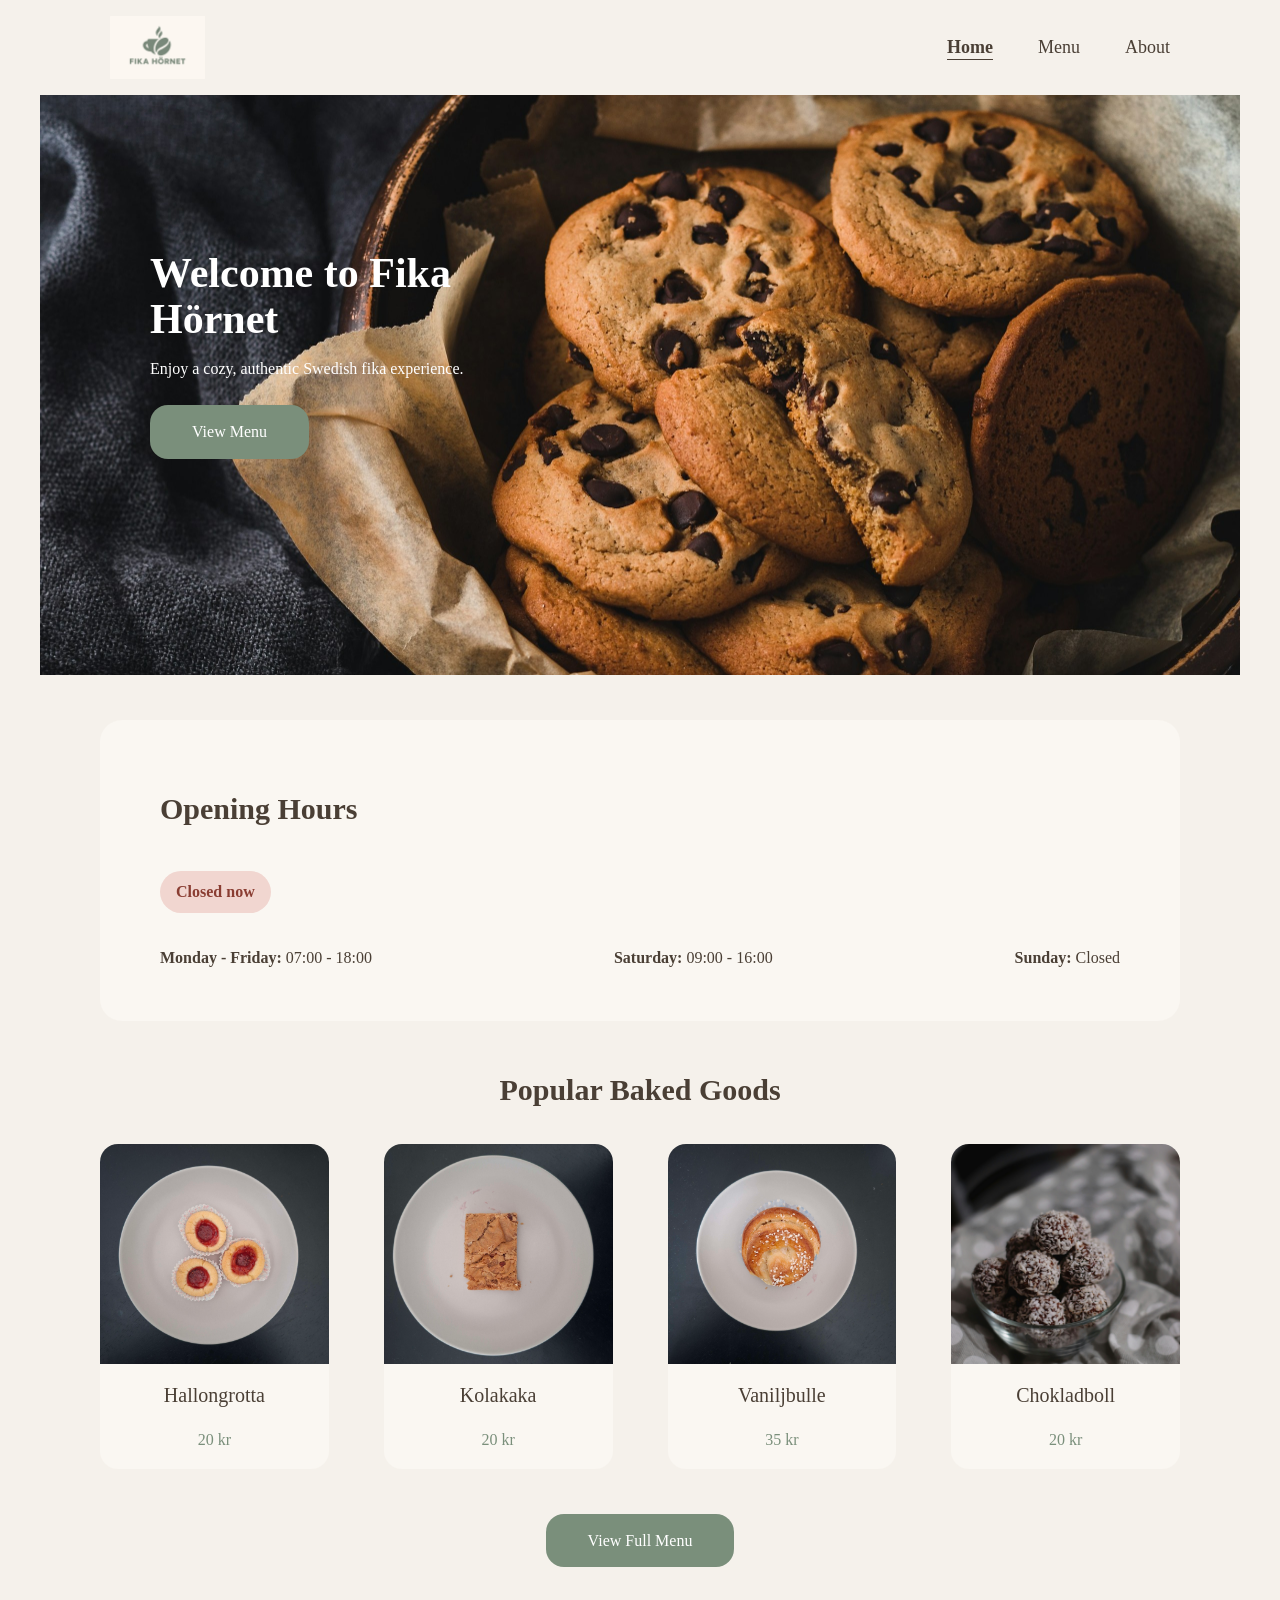
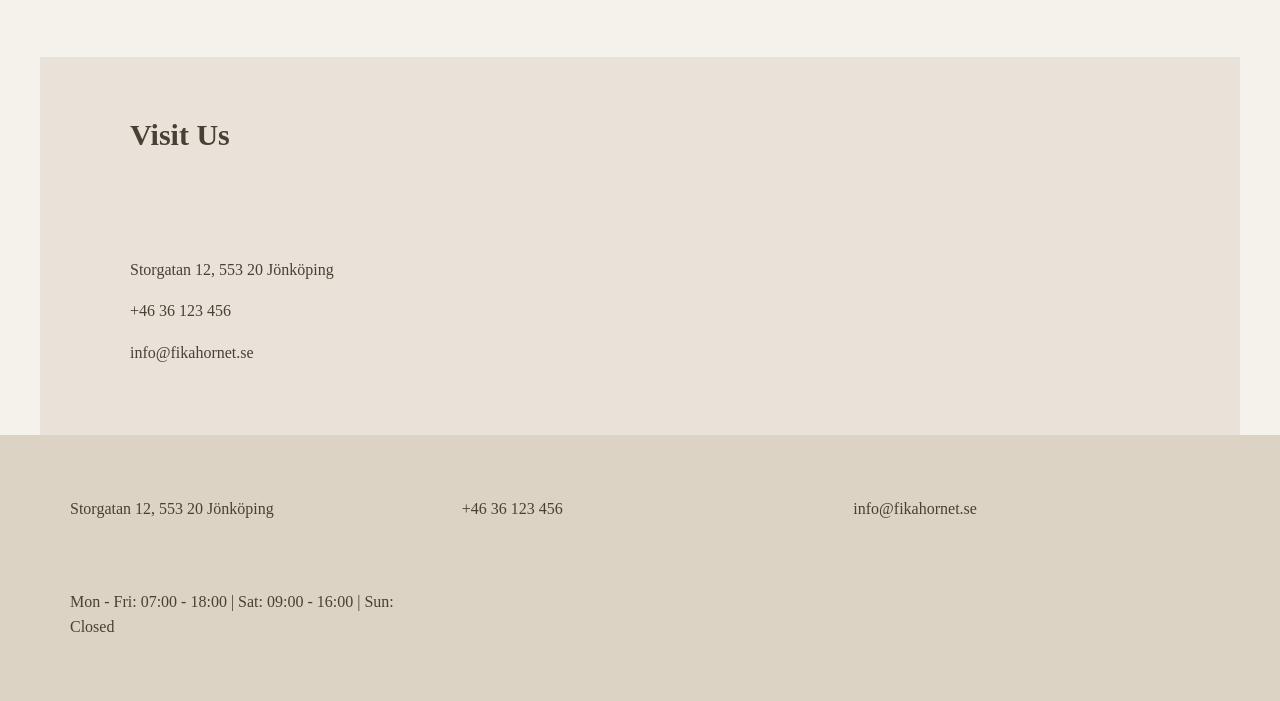
<file: index.html>
<!doctype html>
<html lang="en">
  <head>
    <meta charset="utf-8" />
    <meta name="viewport" content="width=device-width, initial-scale=1.0" />
    <title>Fika Hörnet</title>
    <link rel="stylesheet" href="web.css" />
    <script src="web.js" defer></script>
  </head>

  <body>
    <header>
      <div class="logo">
        <img src="Images/logo.jpg" alt="Fika Hörnet bakery logo" />
      </div>

      <button
        class="menu-toggle"
        aria-label="Open navigation menu"
        aria-expanded="false"
        aria-controls="main-navigation"
      >
        <span></span>
        <span></span>
        <span></span>
      </button>

      <nav class="navigation" id="main-navigation">
        <ul>
          <li><a href="index.html">Home</a></li>
          <li><a href="menu.html">Menu</a></li>
          <li><a href="about.html">About</a></li>
        </ul>
      </nav>
    </header>

    <section class="welcome">
      <img
        src="Images/kanelbulle.jpg"
        alt="Freshly baked Swedish cinnamon and cardamom buns on a counter"
      />
      <h2>Welcome to Fika Hörnet</h2>
      <p>Enjoy a cozy, authentic Swedish fika experience.</p>
      <a href="menu.html" class="button">View Menu</a>
    </section>

    <main>
      <section class="opening-hours">
        <h3>Opening Hours</h3>
        <p class="open-status" data-open-status></p>
        <ul>
          <li><strong>Monday - Friday:</strong> 07:00 - 18:00</li>
          <li><strong>Saturday:</strong> 09:00 - 16:00</li>
          <li><strong>Sunday:</strong> Closed</li>
        </ul>
      </section>

      <section class="popular-goods">
        <h3>Popular Baked Goods</h3>

        <div class="goods-grid">
          <article class="baked-good">
            <img src="Images/hallongrotta.jpg" alt="Hallongrotta cookie" />
            <h4>Hallongrotta</h4>
            <p>20 kr</p>
          </article>

          <article class="baked-good">
            <img src="Images/kolakaka.jpg" alt="Kolakaka sliced cookie" />
            <h4>Kolakaka</h4>
            <p>20 kr</p>
          </article>

          <article class="baked-good">
            <img src="Images/vaniljbulle.jpg" alt="Vaniljbulle pastry" />
            <h4>Vaniljbulle</h4>
            <p>35 kr</p>
          </article>

          <article class="baked-good">
            <img src="Images/chokladboll.jpg" alt="Chokladbollar" />
            <h4>Chokladboll</h4>
            <p>20 kr</p>
          </article>
        </div>
        <!--Every image is just referencing the hifi version since i didnt know what else to reference-->
        <!--So we keep it as is if we find the images again else we need to change the descriptions-->

        <div class="center-button">
          <a href="menu.html" class="button">View Full Menu</a>
        </div>
      </section>

      <section class="visit-us">
        <h3>Visit Us</h3>
        <address>
          <p>Storgatan 12, 553 20 Jönköping</p>
          <p>+46 36 123 456</p>
          <p>info@fikahornet.se</p>
        </address>

        <div class="map">
          <iframe
            title="Map showing the location of Fika Hörnet in Jönköping"
            src="https://www.google.com/maps/embed?pb=!1m18!1m12!1m3!1d2178.1234567890123!2d14.161234567890123!3d57.78123456789012!2m3!1f0!2f0!3f0!3m2!1i1024!2i768!4f13.1!3m3!1m2!1s0x465c1234567890ab%3A0x1234567890abcdef!2sFika%20H%C3%B6rnet%20J%C3%B6nk%C3%B6ping!5e0!3m2!1sen!2sse!4v1700000000000"
            width="600"
            height="450"
            style="border: 0"
            allowfullscreen=""
            loading="lazy"
          ></iframe>
          <!-- the ai just filled this in and it works so we keep it?-->
        </div>
      </section>
    </main>

    <footer>
      <p>Storgatan 12, 553 20 Jönköping</p>
      <p>+46 36 123 456</p>
      <p>info@fikahornet.se</p>
      <p>Mon - Fri: 07:00 - 18:00 | Sat: 09:00 - 16:00 | Sun: Closed</p>
    </footer>
  </body>
</html>
</file>
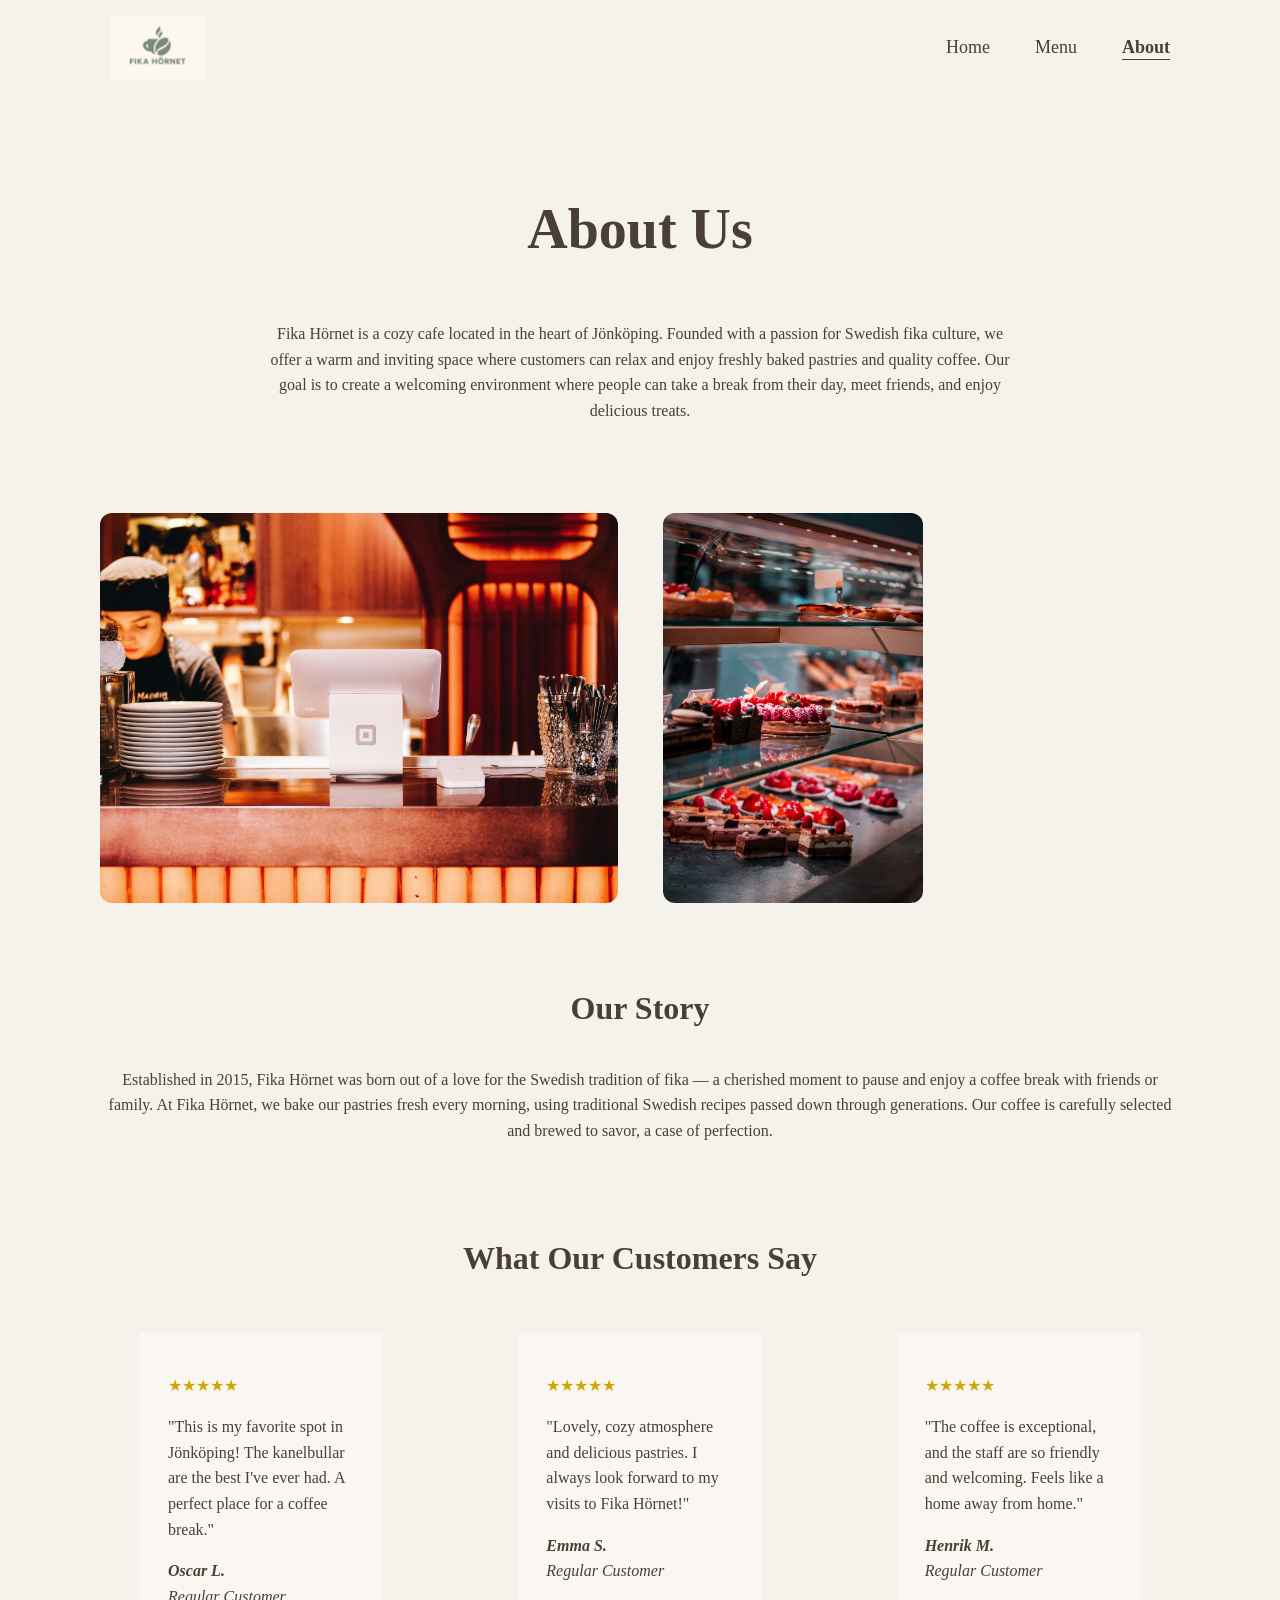
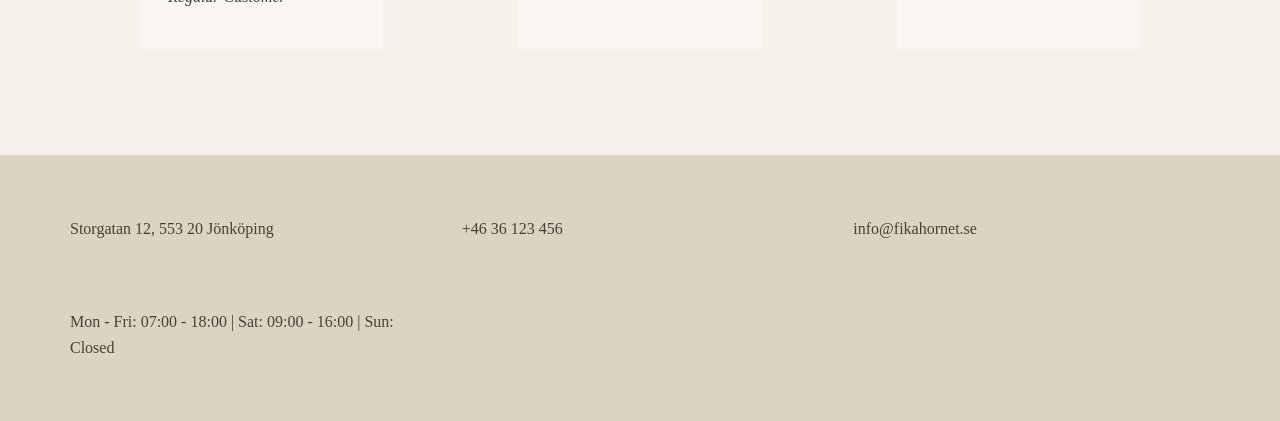
<file: about.html>
<!doctype html>
<html lang="en">
  <head>
    <meta charset="utf-8" />
    <meta name="viewport" content="width=device-width, initial-scale=1.0" />
    <title>About Us - Fika Hörnet</title>
    <link rel="stylesheet" href="web.css" />
    <script src="web.js" defer></script>
  </head>

  <body>
    <header>
      <div class="logo">
        <img src="Images/logo.jpg" alt="Fika Hörnet bakery logo" />
      </div>

      <button
        class="menu-toggle"
        aria-label="Open navigation menu"
        aria-expanded="false"
        aria-controls="main-navigation"
      >
        <span></span>
        <span></span>
        <span></span>
      </button>

      <nav class="navigation" id="main-navigation">
        <ul>
          <li><a href="index.html">Home</a></li>
          <li><a href="menu.html">Menu</a></li>
          <li><a href="about.html">About</a></li>
        </ul>
      </nav>
    </header>

    <main>
      <section class="intro">
        <h2>About Us</h2>
        <p>
          Fika Hörnet is a cozy cafe located in the heart of Jönköping. Founded
          with a passion for Swedish fika culture, we offer a warm and inviting
          space where customers can relax and enjoy freshly baked pastries and
          quality coffee. Our goal is to create a welcoming environment where
          people can take a break from their day, meet friends, and enjoy
          delicious treats.
        </p>
      </section>

      <div class="about-images">
        <img
          src="Images/counter.jpg"
          alt="The cozy service counter and espresso bar at Fika Hörnet"
        />
        <img
          src="Images/cakes.jpg"
          alt="A glass display case filled with fresh berry tarts and cakes"
        />
      </div>
      <!--This gallery of images are tied to the hifi so we should have similar images 
      else we need to change the description of it-->

      <section class="story">
        <h3>Our Story</h3>
        <p>
          Established in 2015, Fika Hörnet was born out of a love for the
          Swedish tradition of fika — a cherished moment to pause and enjoy a
          coffee break with friends or family. At Fika Hörnet, we bake our
          pastries fresh every morning, using traditional Swedish recipes passed
          down through generations. Our coffee is carefully selected and brewed
          to savor, a case of perfection.
        </p>
      </section>

      <section class="review-section">
        <h3>What Our Customers Say</h3>

        <div class="reviews-grid">
          <blockquote class="reviews">
            <div class="rating">★★★★★</div>
            <p>
              "This is my favorite spot in Jönköping! The kanelbullar are the
              best I've ever had. A perfect place for a coffee break."
            </p>
            <cite><strong>Oscar L.</strong> <br />Regular Customer</cite>
          </blockquote>

          <blockquote class="reviews">
            <div class="rating">★★★★★</div>
            <p>
              "Lovely, cozy atmosphere and delicious pastries. I always look
              forward to my visits to Fika Hörnet!"
            </p>
            <cite><strong>Emma S.</strong> <br />Regular Customer</cite>
          </blockquote>

          <blockquote class="reviews">
            <div class="rating">★★★★★</div>
            <p>
              "The coffee is exceptional, and the staff are so friendly and
              welcoming. Feels like a home away from home."
            </p>
            <cite><strong>Henrik M.</strong> <br />Regular Customer</cite>
          </blockquote>
        </div>
      </section>
    </main>

    <footer>
      <p>Storgatan 12, 553 20 Jönköping</p>
      <p>+46 36 123 456</p>
      <p>info@fikahornet.se</p>
      <p>Mon - Fri: 07:00 - 18:00 | Sat: 09:00 - 16:00 | Sun: Closed</p>
    </footer>
  </body>
</html>
</file>
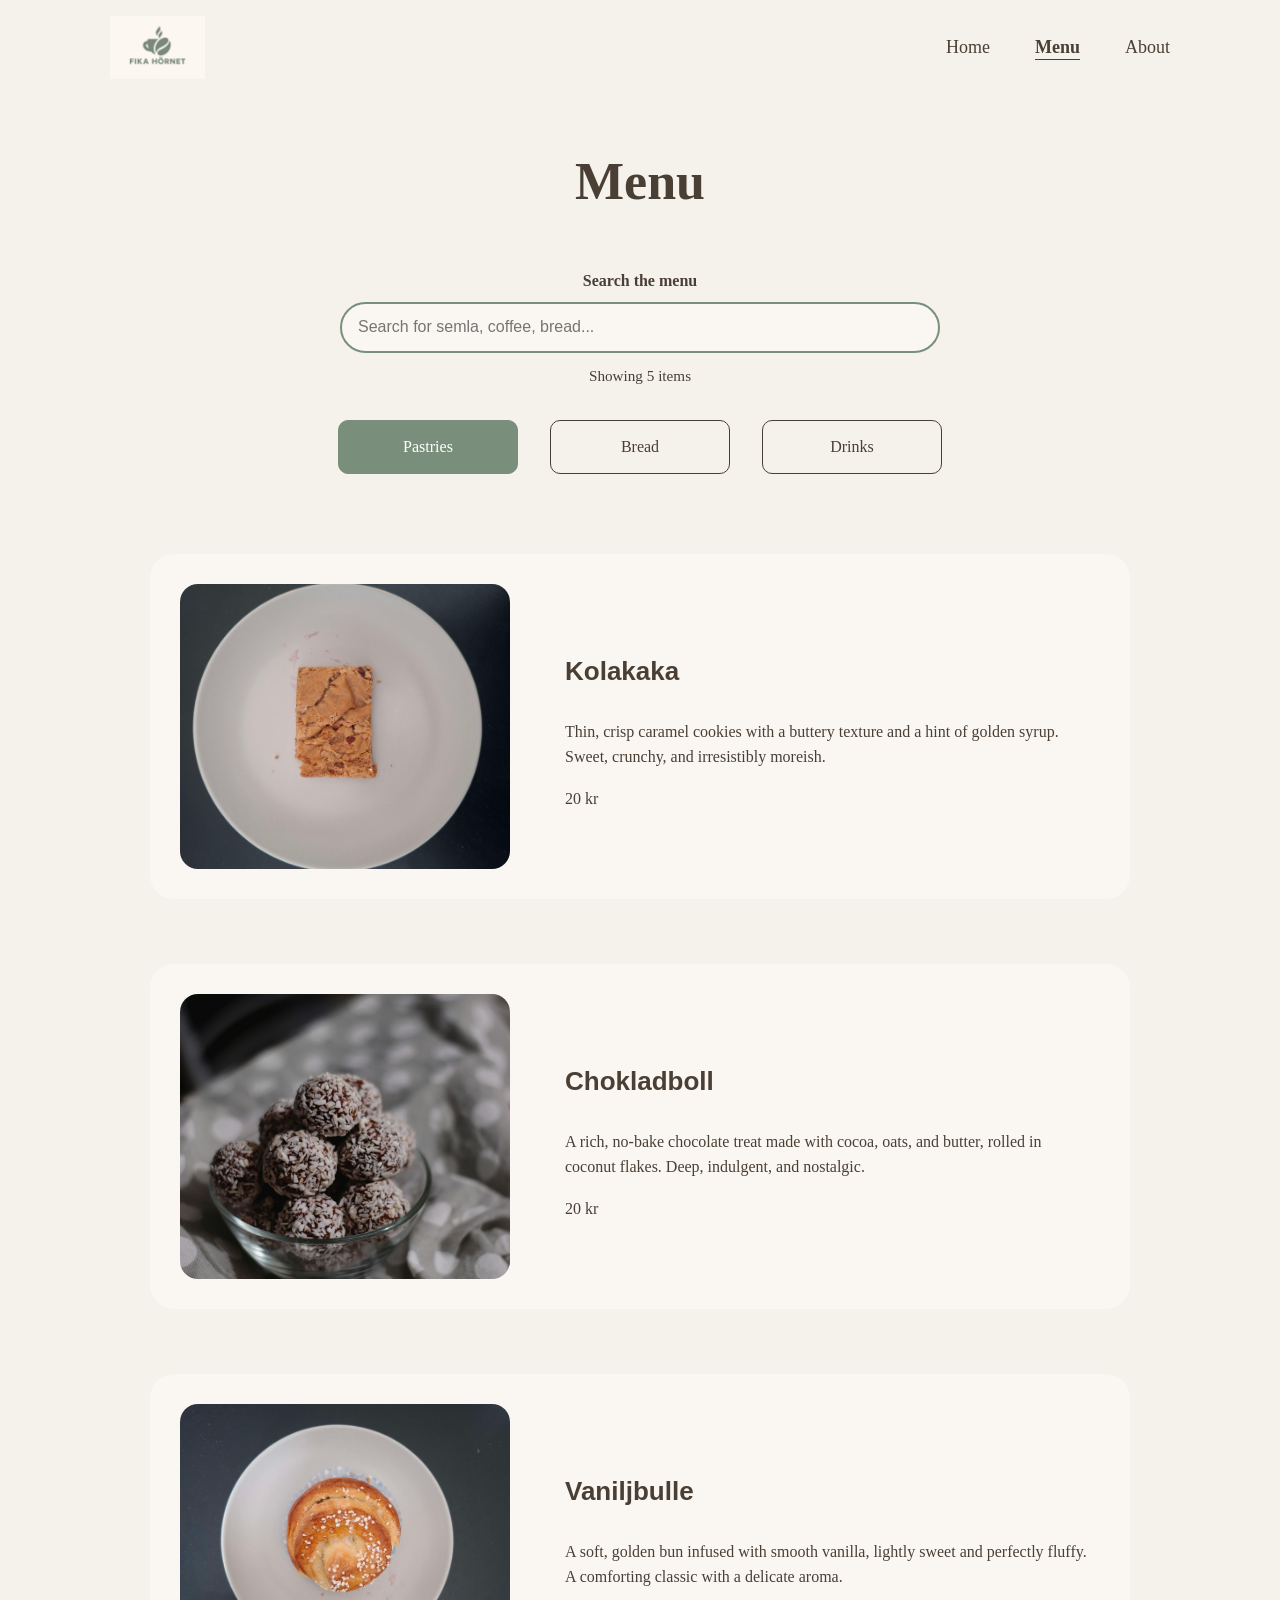
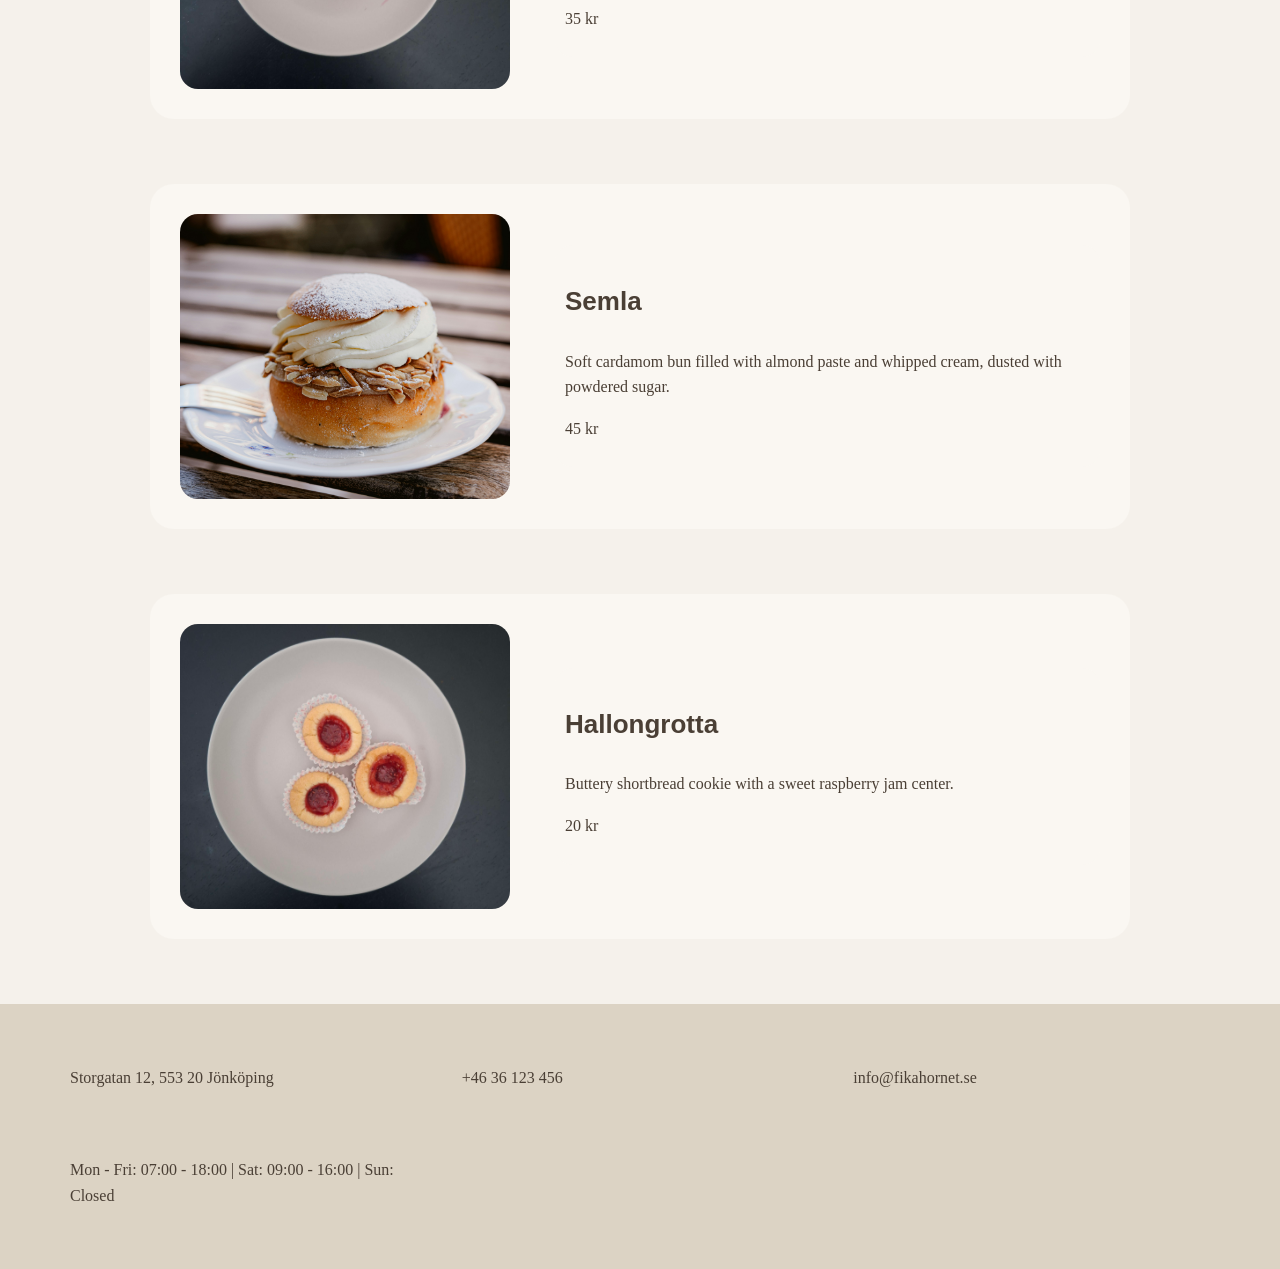
<file: menu.html>
<!doctype html>
<html lang="en">
  <head>
    <meta charset="utf-8" />
    <meta name="viewport" content="width=device-width, initial-scale=1.0" />
    <title>Menu - Fika Hörnet</title>
    <link rel="stylesheet" href="web.css" />
    <script src="web.js" defer></script>
  </head>

  <body>
    <header>
      <div class="logo">
        <img src="Images/logo.jpg" alt="Fika Hörnet bakery logo" />
      </div>

      <button
        class="menu-toggle"
        aria-label="Open navigation menu"
        aria-expanded="false"
        aria-controls="main-navigation"
      >
        <span></span>
        <span></span>
        <span></span>
      </button>

      <nav class="navigation" id="main-navigation">
        <ul>
          <li><a href="index.html">Home</a></li>
          <li><a href="menu.html">Menu</a></li>
          <li><a href="about.html">About</a></li>
        </ul>
      </nav>
    </header>

    <main>
      <h2>Menu</h2>
      <section class="menu-controls" aria-label="Menu search">
        <label for="menu-search">Search the menu</label>
        <input
          type="search"
          id="menu-search"
          placeholder="Search for semla, coffee, bread..."
        />
        <p id="menu-count" aria-live="polite"></p>
      </section>

      <nav class="menu-categories">
        <ul>
          <li>
            <a href="menu.html" class="category-button-active">Pastries</a>
          </li>
          <li><a href="menu_bread.html" class="category-button">Bread</a></li>
          <li><a href="menu_drinks.html" class="category-button">Drinks</a></li>
        </ul>
      </nav>

      <section class="menu-list">
        <article class="menu-item">
          <div class="item-image">
            <img
              src="Images/kolakaka.jpg"
              alt="A golden-brown sliced Kolakaka cookie on a plate"
            />
          </div>
          <div class="item-details">
            <h3>Kolakaka</h3>
            <p>
              Thin, crisp caramel cookies with a buttery texture and a hint of
              golden syrup. Sweet, crunchy, and irresistibly moreish.
            </p>
            <p class="price">20 kr</p>
          </div>
        </article>

        <article class="menu-item">
          <div class="item-image">
            <img
              src="Images/chokladboll.jpg"
              alt="A bowl filled with traditional Swedish chocolate balls rolled in coconut flakes"
            />
          </div>
          <div class="item-details">
            <h3>Chokladboll</h3>
            <p>
              A rich, no-bake chocolate treat made with cocoa, oats, and butter,
              rolled in coconut flakes. Deep, indulgent, and nostalgic.
            </p>
            <p class="price">20 kr</p>
          </div>
        </article>

        <article class="menu-item">
          <div class="item-image">
            <img
              src="Images/vaniljbulle.jpg"
              alt="A fluffy, golden vaniljbulle pastry topped with pearl sugar"
            />
          </div>
          <div class="item-details">
            <h3>Vaniljbulle</h3>
            <p>
              A soft, golden bun infused with smooth vanilla, lightly sweet and
              perfectly fluffy. A comforting classic with a delicate aroma.
            </p>
            <p class="price">35 kr</p>
          </div>
        </article>

        <article class="menu-item">
          <div class="item-image">
            <img
              src="Images/semla.jpg"
              alt="A traditional Swedish Semla bun filled with almond paste and rich whipped cream"
            />
          </div>
          <div class="item-details">
            <h3>Semla</h3>
            <p>
              Soft cardamom bun filled with almond paste and whipped cream,
              dusted with powdered sugar.
            </p>
            <p class="price">45 kr</p>
          </div>
        </article>

        <article class="menu-item">
          <div class="item-image">
            <img
              src="Images/hallongrotta.jpg"
              alt="Three buttery hallongrotta cookies with bright red raspberry jam centers"
            />
          </div>
          <div class="item-details">
            <h3>Hallongrotta</h3>
            <p>Buttery shortbread cookie with a sweet raspberry jam center.</p>
            <p class="price">20 kr</p>
          </div>
        </article>
      </section>
    </main>

    <footer>
      <p>Storgatan 12, 553 20 Jönköping</p>
      <p>+46 36 123 456</p>
      <p>info@fikahornet.se</p>
      <p>Mon - Fri: 07:00 - 18:00 | Sat: 09:00 - 16:00 | Sun: Closed</p>
    </footer>
  </body>
</html>
</file>
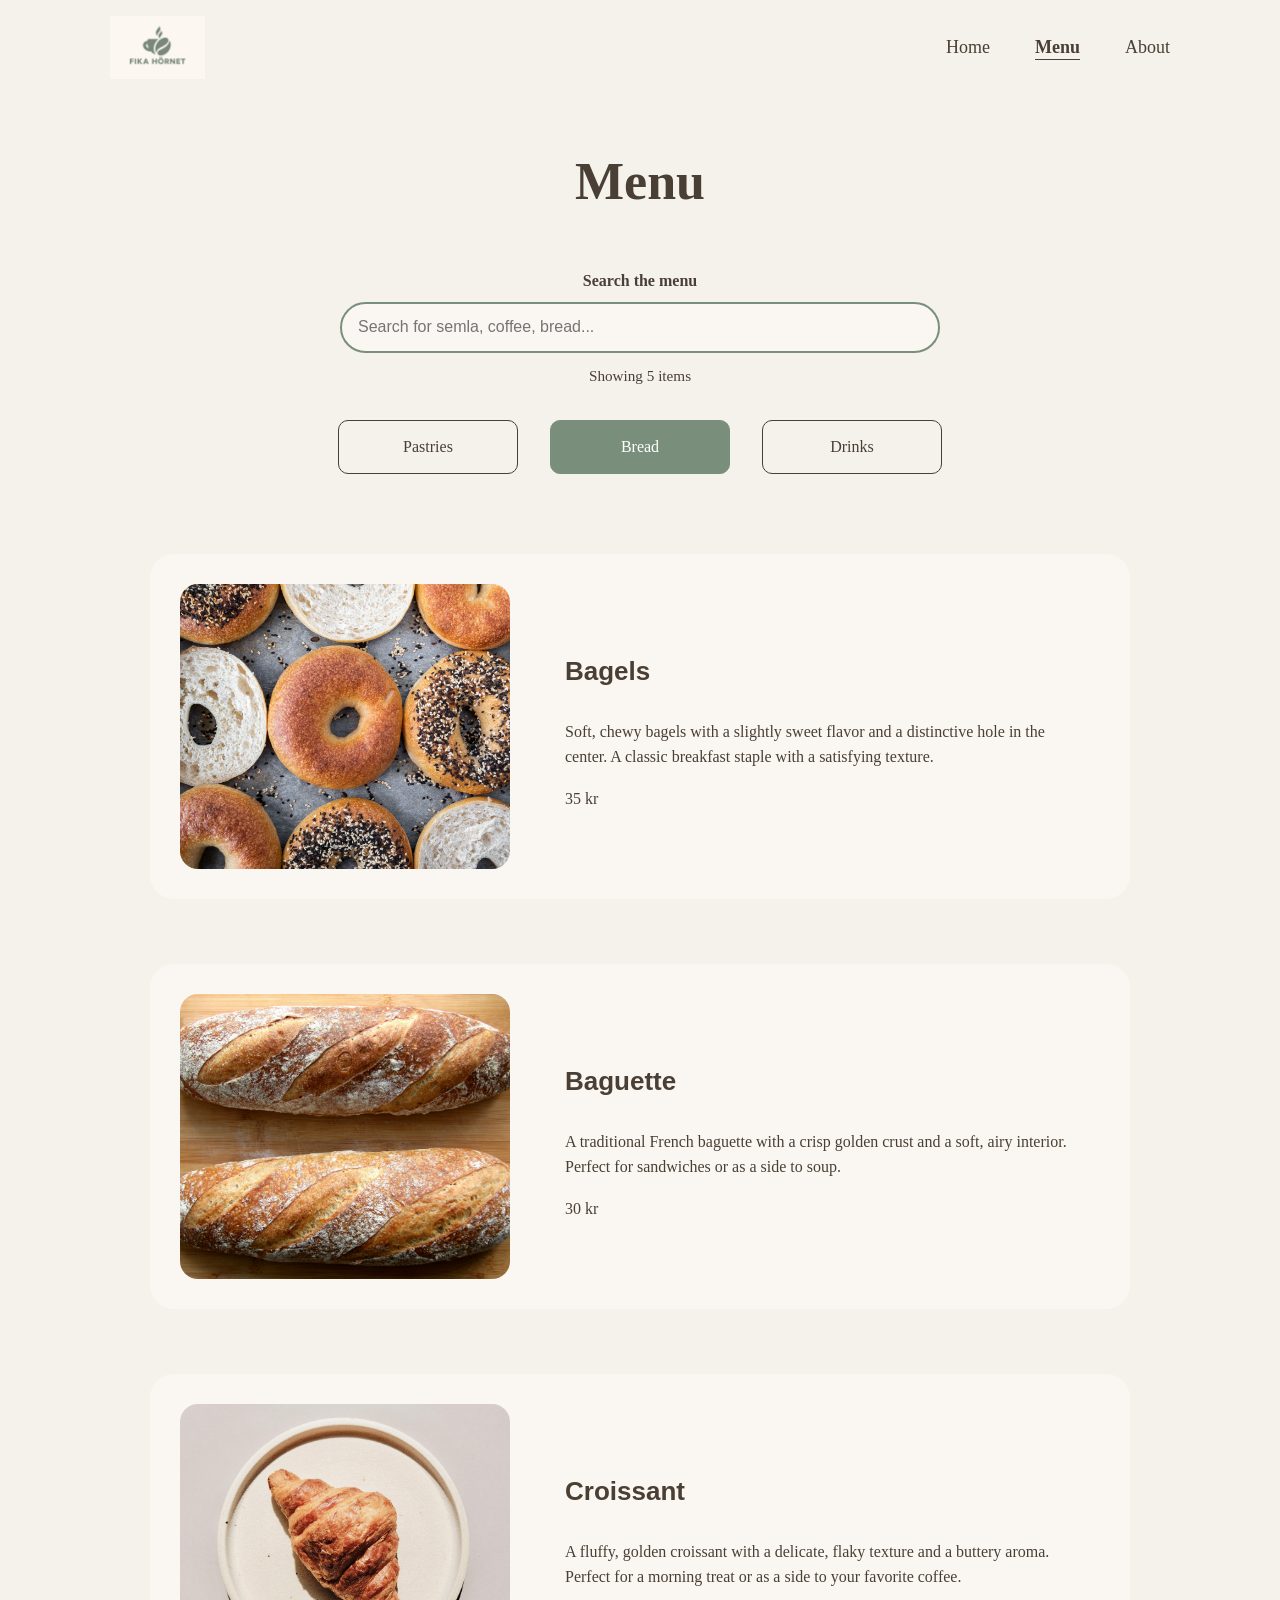
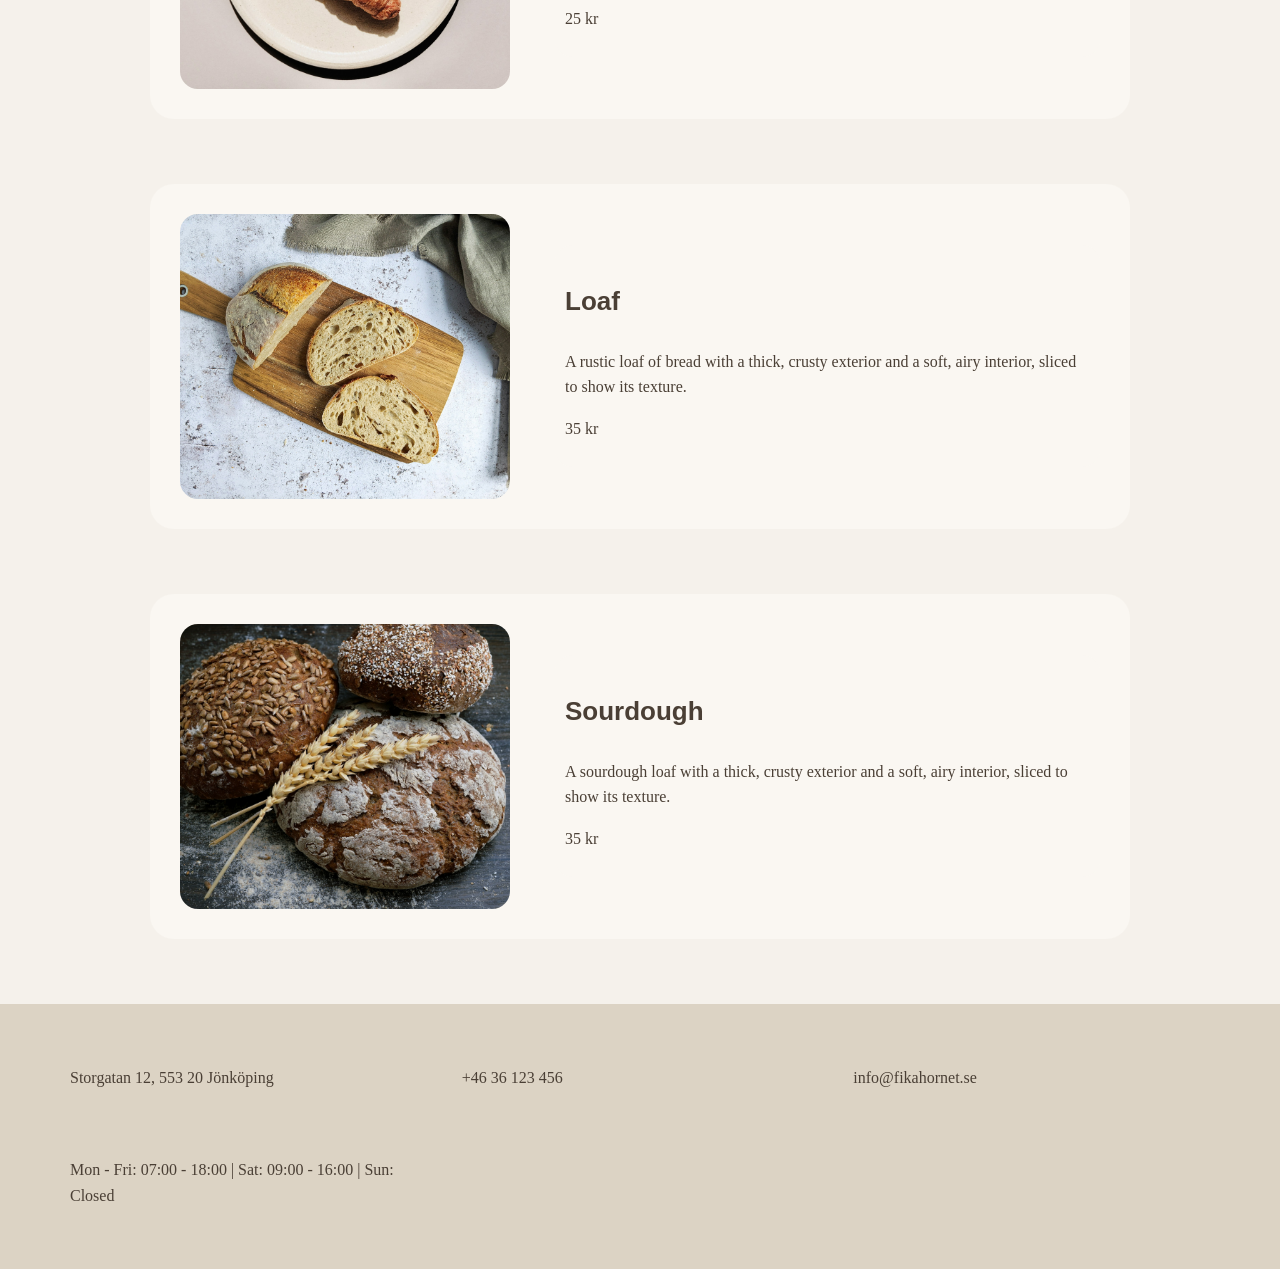
<file: menu_bread.html>
<!doctype html>
<html lang="en">
  <head>
    <meta charset="utf-8" />
    <meta name="viewport" content="width=device-width, initial-scale=1.0" />
    <title>Menu-bread- Fika Hörnet</title>
    <link rel="stylesheet" href="web.css" />
    <script src="web.js" defer></script>
  </head>

  <body>
    <header>
      <div class="logo">
        <img src="Images/logo.jpg" alt="Fika Hörnet bakery logo" />
      </div>

      <button
        class="menu-toggle"
        aria-label="Open navigation menu"
        aria-expanded="false"
        aria-controls="main-navigation"
      >
        <span></span>
        <span></span>
        <span></span>
      </button>

      <nav class="navigation" id="main-navigation">
        <ul>
          <li><a href="index.html">Home</a></li>
          <li><a href="menu.html">Menu</a></li>
          <li><a href="about.html">About</a></li>
        </ul>
      </nav>
    </header>

    <main>
      <h2>Menu</h2>
      <section class="menu-controls" aria-label="Menu search">
        <label for="menu-search">Search the menu</label>
        <input
          type="search"
          id="menu-search"
          placeholder="Search for semla, coffee, bread..."
        />
        <p id="menu-count" aria-live="polite"></p>
      </section>

      <nav class="menu-categories">
        <ul>
          <li>
            <a href="menu.html" class="category-button">Pastries</a>
          </li>
          <li>
            <a href="menu_bread.html" class="category-button-active">Bread</a>
          </li>
          <li><a href="menu_drinks.html" class="category-button">Drinks</a></li>
        </ul>
      </nav>

      <section class="menu-list">
        <article class="menu-item">
          <div class="item-image">
            <img
              src="Images/bagels.jpg"
              alt="A top-down view of a plate with three golden-brown bagels, one sliced in half to show its soft interior"
            />
          </div>
          <div class="item-details">
            <h3>Bagels</h3>
            <p>
              Soft, chewy bagels with a slightly sweet flavor and a distinctive
              hole in the center. A classic breakfast staple with a satisfying
              texture.
            </p>
            <p class="price">35 kr</p>
          </div>
        </article>

        <article class="menu-item">
          <div class="item-image">
            <img
              src="Images/baguette.jpg"
              alt="A traditional French baguette on a wooden cutting board, with a crisp golden crust and a soft, airy interior"
            />
          </div>
          <div class="item-details">
            <h3>Baguette</h3>
            <p>
              A traditional French baguette with a crisp golden crust and a
              soft, airy interior. Perfect for sandwiches or as a side to soup.
            </p>
            <p class="price">30 kr</p>
          </div>
        </article>

        <article class="menu-item">
          <div class="item-image">
            <img
              src="Images/croissant.jpg"
              alt="A fluffy, golden croissant with a delicate, flaky texture and a buttery aroma"
            />
          </div>
          <div class="item-details">
            <h3>Croissant</h3>
            <p>
              A fluffy, golden croissant with a delicate, flaky texture and a
              buttery aroma. Perfect for a morning treat or as a side to your
              favorite coffee.
            </p>
            <p class="price">25 kr</p>
          </div>
        </article>

        <article class="menu-item">
          <div class="item-image">
            <img
              src="Images/loaf.jpg"
              alt="A rustic loaf of bread with a thick, crusty exterior and a soft, airy interior, sliced to show its texture"
            />
          </div>
          <div class="item-details">
            <h3>Loaf</h3>
            <p>
              A rustic loaf of bread with a thick, crusty exterior and a soft,
              airy interior, sliced to show its texture.
            </p>
            <p class="price">35 kr</p>
          </div>
        </article>

        <article class="menu-item">
          <div class="item-image">
            <img
              src="Images/sourdough.jpg"
              alt="A sourdough loaf with a thick, crusty exterior and a soft, airy interior, sliced to show its texture"
            />
          </div>
          <div class="item-details">
            <h3>Sourdough</h3>
            <p>
              A sourdough loaf with a thick, crusty exterior and a soft, airy
              interior, sliced to show its texture.
            </p>
            <p class="price">35 kr</p>
          </div>
        </article>
      </section>
    </main>

    <footer>
      <p>Storgatan 12, 553 20 Jönköping</p>
      <p>+46 36 123 456</p>
      <p>info@fikahornet.se</p>
      <p>Mon - Fri: 07:00 - 18:00 | Sat: 09:00 - 16:00 | Sun: Closed</p>
    </footer>
  </body>
</html>
</file>
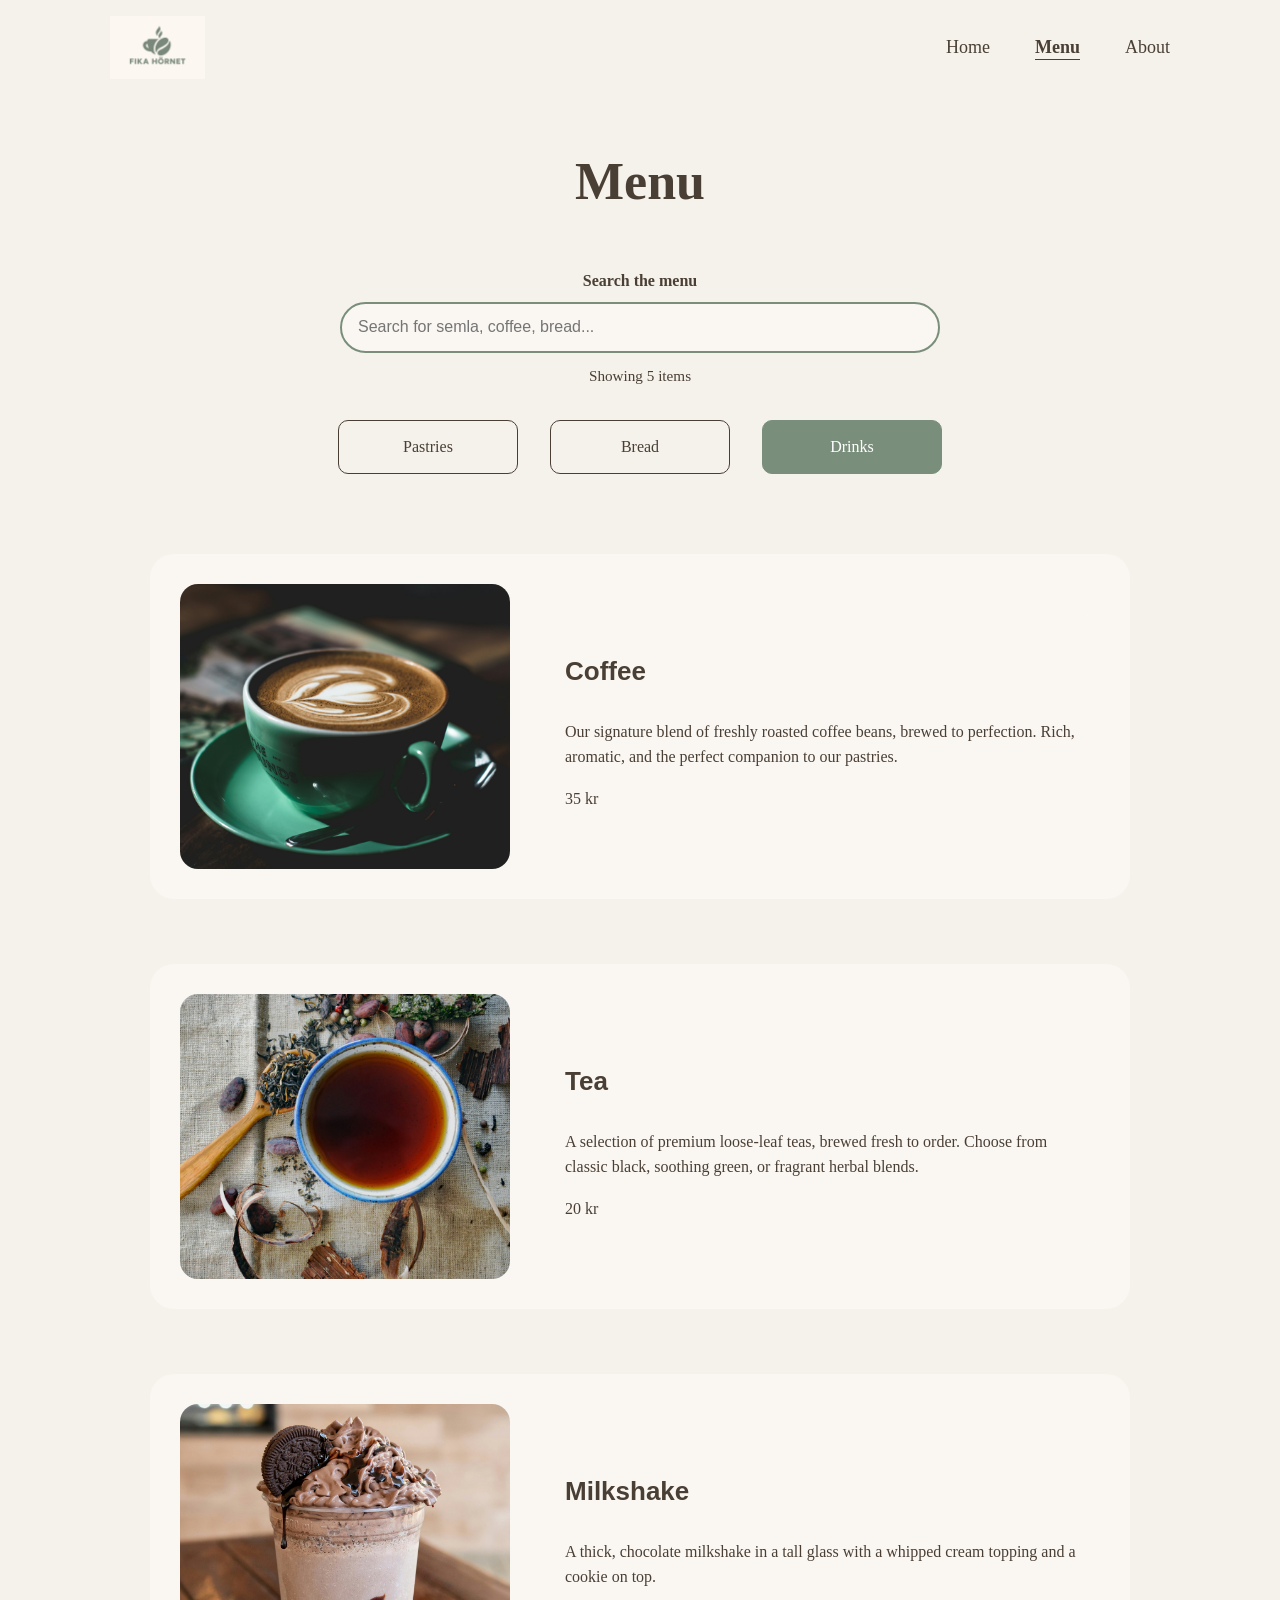
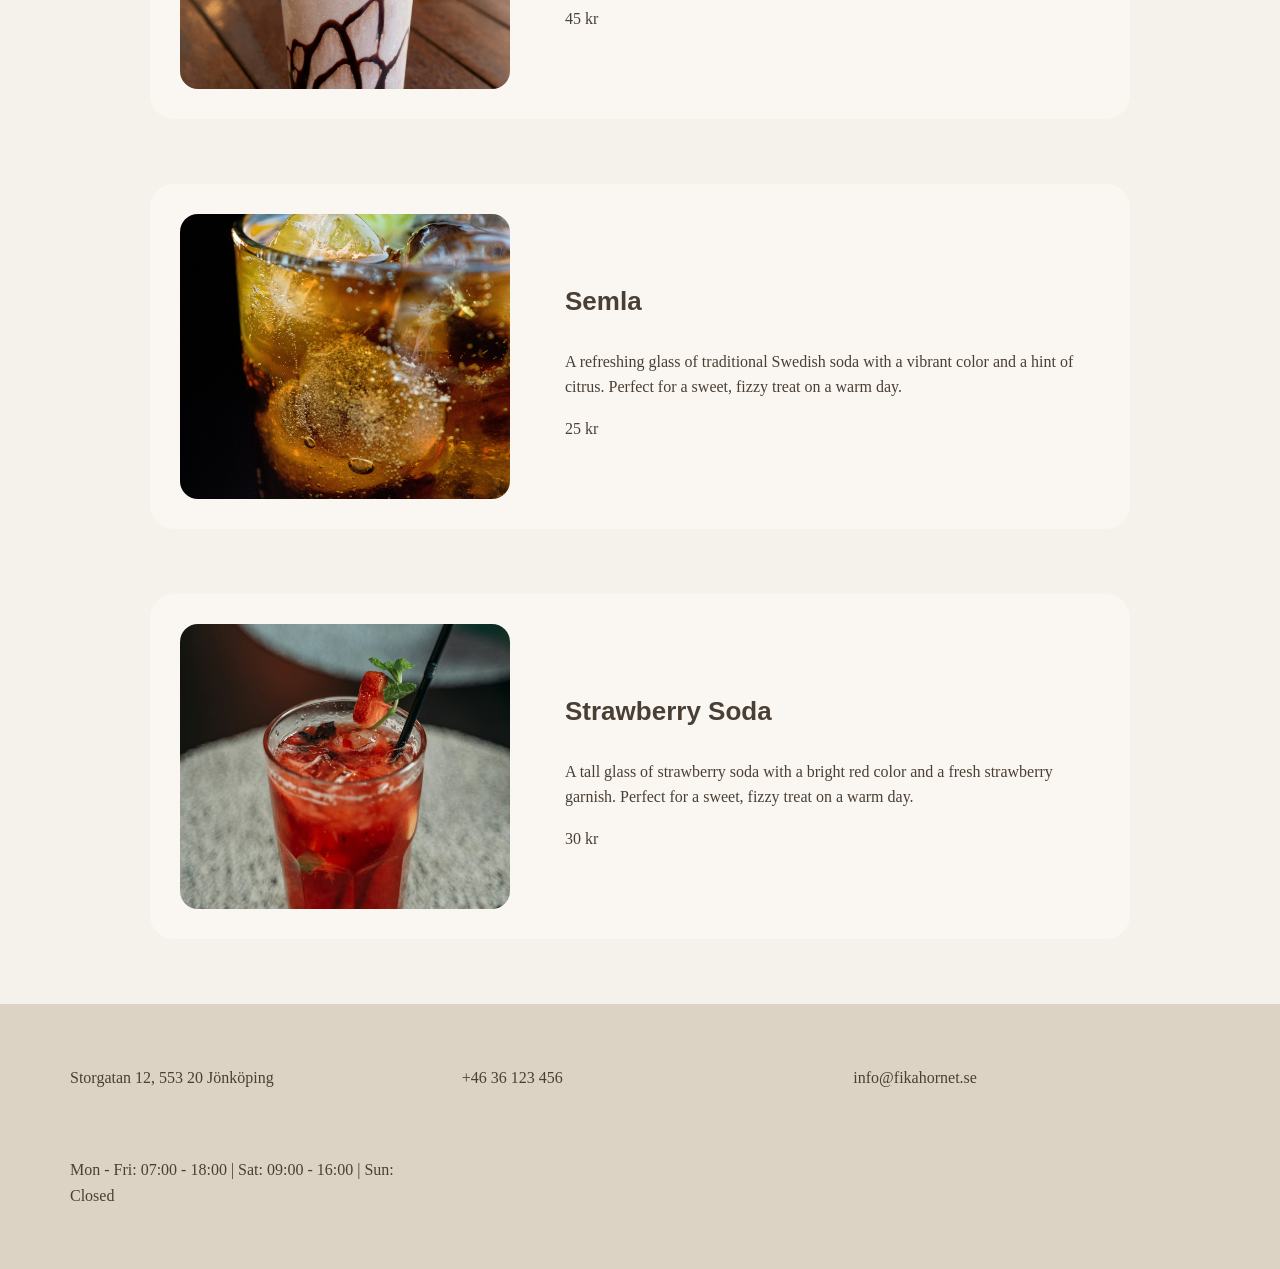
<file: menu_drinks.html>
<!doctype html>
<html lang="en">
  <head>
    <meta charset="utf-8" />
    <meta name="viewport" content="width=device-width, initial-scale=1.0" />
    <title>Menu-drinks - Fika Hörnet</title>
    <link rel="stylesheet" href="web.css" />
    <script src="web.js" defer></script>
  </head>

  <body>
    <header>
      <div class="logo">
        <img src="Images/logo.jpg" alt="Fika Hörnet bakery logo" />
      </div>

      <button
        class="menu-toggle"
        aria-label="Open navigation menu"
        aria-expanded="false"
        aria-controls="main-navigation"
      >
        <span></span>
        <span></span>
        <span></span>
      </button>

      <nav class="navigation" id="main-navigation">
        <ul>
          <li><a href="index.html">Home</a></li>
          <li><a href="menu.html">Menu</a></li>
          <li><a href="about.html">About</a></li>
        </ul>
      </nav>
    </header>
    <main>
      <h2>Menu</h2>
      <section class="menu-controls" aria-label="Menu search">
        <label for="menu-search">Search the menu</label>
        <input
          type="search"
          id="menu-search"
          placeholder="Search for semla, coffee, bread..."
        />
        <p id="menu-count" aria-live="polite"></p>
      </section>

      <nav class="menu-categories">
        <ul>
          <li>
            <a href="menu.html" class="category-button">Pastries</a>
          </li>
          <li><a href="menu_bread.html" class="category-button">Bread</a></li>
          <li>
            <a href="menu_drinks.html" class="category-button-active">Drinks</a>
          </li>
        </ul>
      </nav>

      <section class="menu-list">
        <article class="menu-item">
          <div class="item-image">
            <img
              src="Images/coffee.jpg"
              alt="A steaming cup of freshly brewed coffee with a rich, dark color and a layer of crema on top"
            />
          </div>
          <div class="item-details">
            <h3>Coffee</h3>
            <p>
              Our signature blend of freshly roasted coffee beans, brewed to
              perfection. Rich, aromatic, and the perfect companion to our
              pastries.
            </p>
            <p class="price">35 kr</p>
          </div>
        </article>

        <article class="menu-item">
          <div class="item-image">
            <img
              src="Images/tea.jpg"
              alt="A steaming cup of freshly brewed tea with a rich, amber color and a hint of lemon"
            />
          </div>
          <div class="item-details">
            <h3>Tea</h3>
            <p>
              A selection of premium loose-leaf teas, brewed fresh to order.
              Choose from classic black, soothing green, or fragrant herbal
              blends.
            </p>
            <p class="price">20 kr</p>
          </div>
        </article>

        <article class="menu-item">
          <div class="item-image">
            <img
              src="Images/milkshake.jpg"
              alt="A thick, chocolate milkshake in a tall glass with a whipped cream topping and a cookie on top"
            />
          </div>
          <div class="item-details">
            <h3>Milkshake</h3>
            <p>
              A thick, chocolate milkshake in a tall glass with a whipped cream
              topping and a cookie on top.
            </p>
            <p class="price">45 kr</p>
          </div>
        </article>

        <article class="menu-item">
          <div class="item-image">
            <img
              src="Images/soda.jpg"
              alt="A refreshing glass of traditional Swedish soda with a vibrant color and a hint of citrus"
            />
          </div>
          <div class="item-details">
            <h3>Semla</h3>
            <p>
              A refreshing glass of traditional Swedish soda with a vibrant
              color and a hint of citrus. Perfect for a sweet, fizzy treat on a
              warm day.
            </p>
            <p class="price">25 kr</p>
          </div>
        </article>

        <article class="menu-item">
          <div class="item-image">
            <img
              src="Images/strawberry.jpg"
              alt="A tall glass of strawberry soda with a bright pink color and a fresh strawberry garnish"
            />
          </div>
          <div class="item-details">
            <h3>Strawberry Soda</h3>
            <p>
              A tall glass of strawberry soda with a bright red color and a
              fresh strawberry garnish. Perfect for a sweet, fizzy treat on a
              warm day.
            </p>
            <p class="price">30 kr</p>
          </div>
        </article>
      </section>
    </main>

    <footer>
      <p>Storgatan 12, 553 20 Jönköping</p>
      <p>+46 36 123 456</p>
      <p>info@fikahornet.se</p>
      <p>Mon - Fri: 07:00 - 18:00 | Sat: 09:00 - 16:00 | Sun: Closed</p>
    </footer>
  </body>
</html>
</file>
<file: web.css>
/* Active navigation link */
.navigation a.active {
  font-weight: 700;
  text-decoration: underline;
  text-underline-offset: 6px;
}

.menu-toggle span {
  display: block;
  width: 28px;
  height: 3px;
  margin: 5px 0;
  background-color: #7a8f7b;
  border-radius: 999px;
}

/* opening status */
.open-status {
  display: inline-block;
  margin: 0.5rem 0 1rem;
  padding: 0.5rem 1rem;
  border-radius: 999px;
  font-weight: 700;
}

.open-status.open {
  background-color: #dce8d8;
  color: #3f6b42;
}

.open-status.closed {
  background-color: #f1d6d0;
  color: #8a3d32;
}

/* menu search */
.menu-controls {
  max-width: 600px;
  margin: 1rem auto 2rem;
  text-align: center;
}

.menu-controls label {
  display: block;
  margin-bottom: 0.5rem;
  font-weight: 700;
}

.menu-controls input {
  width: 100%;
  padding: 0.9rem 1rem;
  border: 2px solid #7a8f7b;
  border-radius: 999px;
  background-color: #faf7f2;
  font-size: 1rem;
}

.menu-controls input:focus {
  outline: 3px solid rgba(122, 143, 123, 0.35);
  outline-offset: 2px;
}

#menu-count {
  margin-top: 0.7rem;
  font-size: 0.95rem;
}

* {
  box-sizing: border-box;
}

body {
  margin: 0;
  background: #f5f1eb;
  color: #4a3f35;
  font-family: Georgia, "Times New Roman", serif;
  font-size: 16px;
  line-height: 1.6;
}

img {
  max-width: 100%;
  display: block;
}

main,
header,
.welcome {
  max-width: 1200px;
  margin: 0 auto;
}

h2,
h3 {
  font-family: Georgia, "Times New Roman", serif;
}

/* header */
header {
  height: 95px;
  padding: 0 70px;
  display: flex;
  align-items: center;
  background: #f5f1eb;
}

.logo {
  margin-right: auto;
}

.logo img {
  width: 95px;
}

.navigation ul {
  display: flex;
  gap: 45px;
  list-style: none;
  margin: 0;
  padding: 0;
}

.navigation a {
  color: #4a3f35;
  text-decoration: none;
  font-size: 18px;
}

.navigation a.active {
  font-weight: 700;
  text-decoration: underline;
  text-underline-offset: 6px;
}

.menu-toggle {
  display: block;
  margin-left: 35px;
  background: none;
  border: 1px solid #777;
  border-radius: 4px;
  padding: 6px;
}

.menu-toggle span {
  display: block;
  width: 28px;
  height: 3px;
  margin: 5px 0;
  background: #7a8f7b;
  border-radius: 999px;
}

/* buttons */
.button {
  display: inline-block;
  padding: 14px 42px;
  background: #7a8f7b;
  color: white;
  border-radius: 18px;
  text-decoration: none;
}

/* home */
.welcome {
  position: relative;
}

.welcome img {
  width: 100%;
  height: 580px;
  object-fit: cover;
}

.welcome h2,
.welcome p,
.welcome .button {
  position: absolute;
  left: 110px;
  color: white;
}

.welcome h2 {
  top: 120px;
  font-size: 42px;
  line-height: 1.1;
  max-width: 420px;
}

.welcome p {
  top: 245px;
}

.welcome .button {
  top: 310px;
}

/* opening hours */
.opening-hours {
  max-width: 1080px;
  margin: 45px auto;
  padding: 35px 60px;
  background: #faf7f2;
  border-radius: 22px;
}

.opening-hours h3,
.popular-goods h3 {
  font-size: 30px;
}

.open-status {
  display: inline-block;
  margin: 0.5rem 0 1rem;
  padding: 0.5rem 1rem;
  border-radius: 999px;
  font-weight: 700;
}

.open-status.open {
  background-color: #dce8d8;
  color: #3f6b42;
}

.open-status.closed {
  background-color: #f1d6d0;
  color: #8a3d32;
}

.opening-hours ul {
  display: flex;
  justify-content: space-between;
  gap: 30px;
  list-style: none;
  padding: 0;
}

/* popular goods */
.popular-goods {
  max-width: 1080px;
  margin: 45px auto 90px;
  text-align: center;
}

.goods-grid {
  display: grid;
  grid-template-columns: repeat(4, 1fr);
  gap: 55px;
}

.baked-good {
  background: #faf7f2;
  border-radius: 18px;
  overflow: hidden;
}

.baked-good img {
  height: 220px;
  width: 100%;
  object-fit: cover;
}

.baked-good h4 {
  font-size: 20px;
  font-weight: 400;
  margin: 15px 0 5px;
}

.baked-good p,
.price {
  color: #7a8f7b;
}

.center-button {
  margin-top: 45px;
}

/* visit us */
.visit-us {
  width: 100%;
  margin: 0;
  padding: 45px 90px;
  background: #e9e2d8;

  display: grid;
  grid-template-columns: 1fr 1fr;
  gap: 45px;
  align-items: center;
}

.visit-us h3 {
  grid-column: 1;
  margin: 0 0 20px;
  font-size: 30px;
}

.visit-us address {
  grid-column: 1;
  font-style: normal;
}

.map {
  grid-column: 2;
  grid-row: 1 / span 2;
}

.map iframe {
  width: 100%;
  height: 280px;
  border-radius: 8px;
}

/* menu page */
main > h2 {
  text-align: center;
  font-size: 52px;
  margin: 45px 0;
}

.menu-controls {
  max-width: 600px;
  margin: 1rem auto 2rem;
  text-align: center;
}

.menu-controls label {
  display: block;
  margin-bottom: 0.5rem;
  font-weight: 700;
}

.menu-controls input {
  width: 100%;
  padding: 0.9rem 1rem;
  border: 2px solid #7a8f7b;
  border-radius: 999px;
  background-color: #faf7f2;
  font-size: 1rem;
}

#menu-count {
  margin-top: 0.7rem;
  font-size: 0.95rem;
}

.menu-categories ul {
  display: flex;
  justify-content: center;
  gap: 32px;
  list-style: none;
  padding: 0;
  margin-bottom: 80px;
}

.category-button,
.category-button-active {
  display: inline-block;
  width: 180px;
  padding: 13px 0;
  text-align: center;
  border: 1px solid #4a3f35;
  border-radius: 10px;
  text-decoration: none;
  color: #4a3f35;
}

.category-button-active {
  background: #7a8f7b;
  color: white;
  border-color: #7a8f7b;
}

.menu-list {
  max-width: 980px;
  margin: 0 auto;
}

/* menu item background cards */
.menu-item {
  background: #faf7f2;
  border-radius: 24px;
  padding: 30px;
}

.item-details {
  background: #faf7f2;
  padding: 10px;
  border-radius: 18px;
}
.menu-item {
  display: grid;
  grid-template-columns: 330px 1fr;
  gap: 45px;
  align-items: center;
  margin-bottom: 65px;
}

.item-image img {
  height: 285px;
  width: 100%;
  object-fit: cover;
  border-radius: 18px;
}

.item-details h3 {
  font-size: 26px;
  font-family: Arial, sans-serif;
}

.item-details p {
  color: #4a3f35;
  max-width: 620px;
}

/* about */
.intro {
  max-width: 760px;
  margin: 90px auto;
  text-align: center;
}

.intro h2 {
  font-size: 56px;
}

.intro p,
.story p {
  color: #4a3f35;
}

.about-images {
  display: grid;
  grid-template-columns: 1fr 1fr;
  gap: 45px;
  max-width: 1080px;
  margin: 0 auto 80px;
}

.about-images img {
  height: 390px;
  object-fit: cover;
  border-radius: 12px;
}

.story,
.review-section {
  max-width: 1080px;
  margin: 0 auto 90px;
  text-align: center;
}

.story h3,
.review-section h3 {
  font-size: 32px;
}

.reviews-grid {
  display: grid;
  grid-template-columns: repeat(3, 1fr);
  gap: 55px;
}

.reviews {
  background: #faf7f2;
  padding: 40px 28px;
  text-align: left;
}

.rating {
  color: #d1a600;
}

/* footer */
footer {
  width: 100%;
  margin: 0;
  background: #dcd3c4;
  padding: 45px 70px;

  display: grid;
  grid-template-columns: repeat(3, 1fr);
  gap: 35px;
}

/* Hide hamburger on desktop */
.menu-toggle {
  display: none;
}

/*tablet responsiveness*/

@media (max-width: 1050px) {
  header {
    padding: 0 35px;
  }

  .goods-grid {
    grid-template-columns: repeat(2, 1fr);
    gap: 35px;
  }

  .menu-item {
    grid-template-columns: 260px 1fr;
  }

  .visit-us {
    padding: 40px;
  }

  footer {
    padding: 40px;
  }
}

/*mobile responsiveness*/

@media (max-width: 768px) {
  header {
    height: auto;
    padding: 20px;
    flex-wrap: wrap;
  }

  .logo img {
    width: 80px;
  }

  .menu-toggle {
    display: block;
    margin-left: auto;
    background: #faf7f2;
    border: 1px solid #777;
    border-radius: 10px;
    padding: 10px;
  }

  .navigation {
    display: none;
    width: 100%;
    margin-left: 0;
  }

  .navigation.active {
    display: block;
    background: #faf7f2;
    border-radius: 18px;
    margin-top: 20px;
    padding: 20px 0;
  }

  .navigation ul {
    flex-direction: column;
    gap: 0;
    padding: 0;
    text-align: center;
  }

  .navigation li {
    padding: 14px 0;
  }

  .navigation a {
    font-size: 26px;
  }

  .navigation a.active {
    color: #7a8f7b;
    text-decoration-thickness: 2px;
  }

  .welcome img {
    height: 420px;
  }

  .welcome h2,
  .welcome p,
  .welcome .button {
    left: 30px;
  }

  .welcome h2 {
    top: 80px;
    font-size: 34px;
    max-width: 300px;
  }

  .welcome p {
    top: 200px;
    max-width: 280px;
  }

  .welcome .button {
    top: 280px;
  }

  .opening-hours ul,
  .visit-us,
  .about-images,
  .reviews-grid,
  footer {
    grid-template-columns: 1fr;
  }

  .goods-grid {
    grid-template-columns: 1fr 1fr;
    gap: 20px;
  }

  .menu-item {
    grid-template-columns: 1fr;
    gap: 25px;
    padding: 25px;
  }

  .item-image img {
    height: 240px;
  }

  .about-images img {
    height: 250px;
  }

  .visit-us {
    padding: 30px 25px;
  }

  .map {
    grid-column: 1;
    grid-row: auto;
  }

  .menu-categories ul {
    flex-direction: column;
    align-items: center;
    gap: 15px;
  }

  footer {
    padding: 30px 25px;
  }
}

/*very small phones*/

@media (max-width: 480px) {
  .goods-grid {
    grid-template-columns: 1fr;
  }

  .welcome h2 {
    font-size: 28px;
  }

  .welcome p {
    font-size: 15px;
  }

  .button {
    padding: 12px 28px;
  }

  main > h2,
  .intro h2 {
    font-size: 38px;
  }
}
</file>
